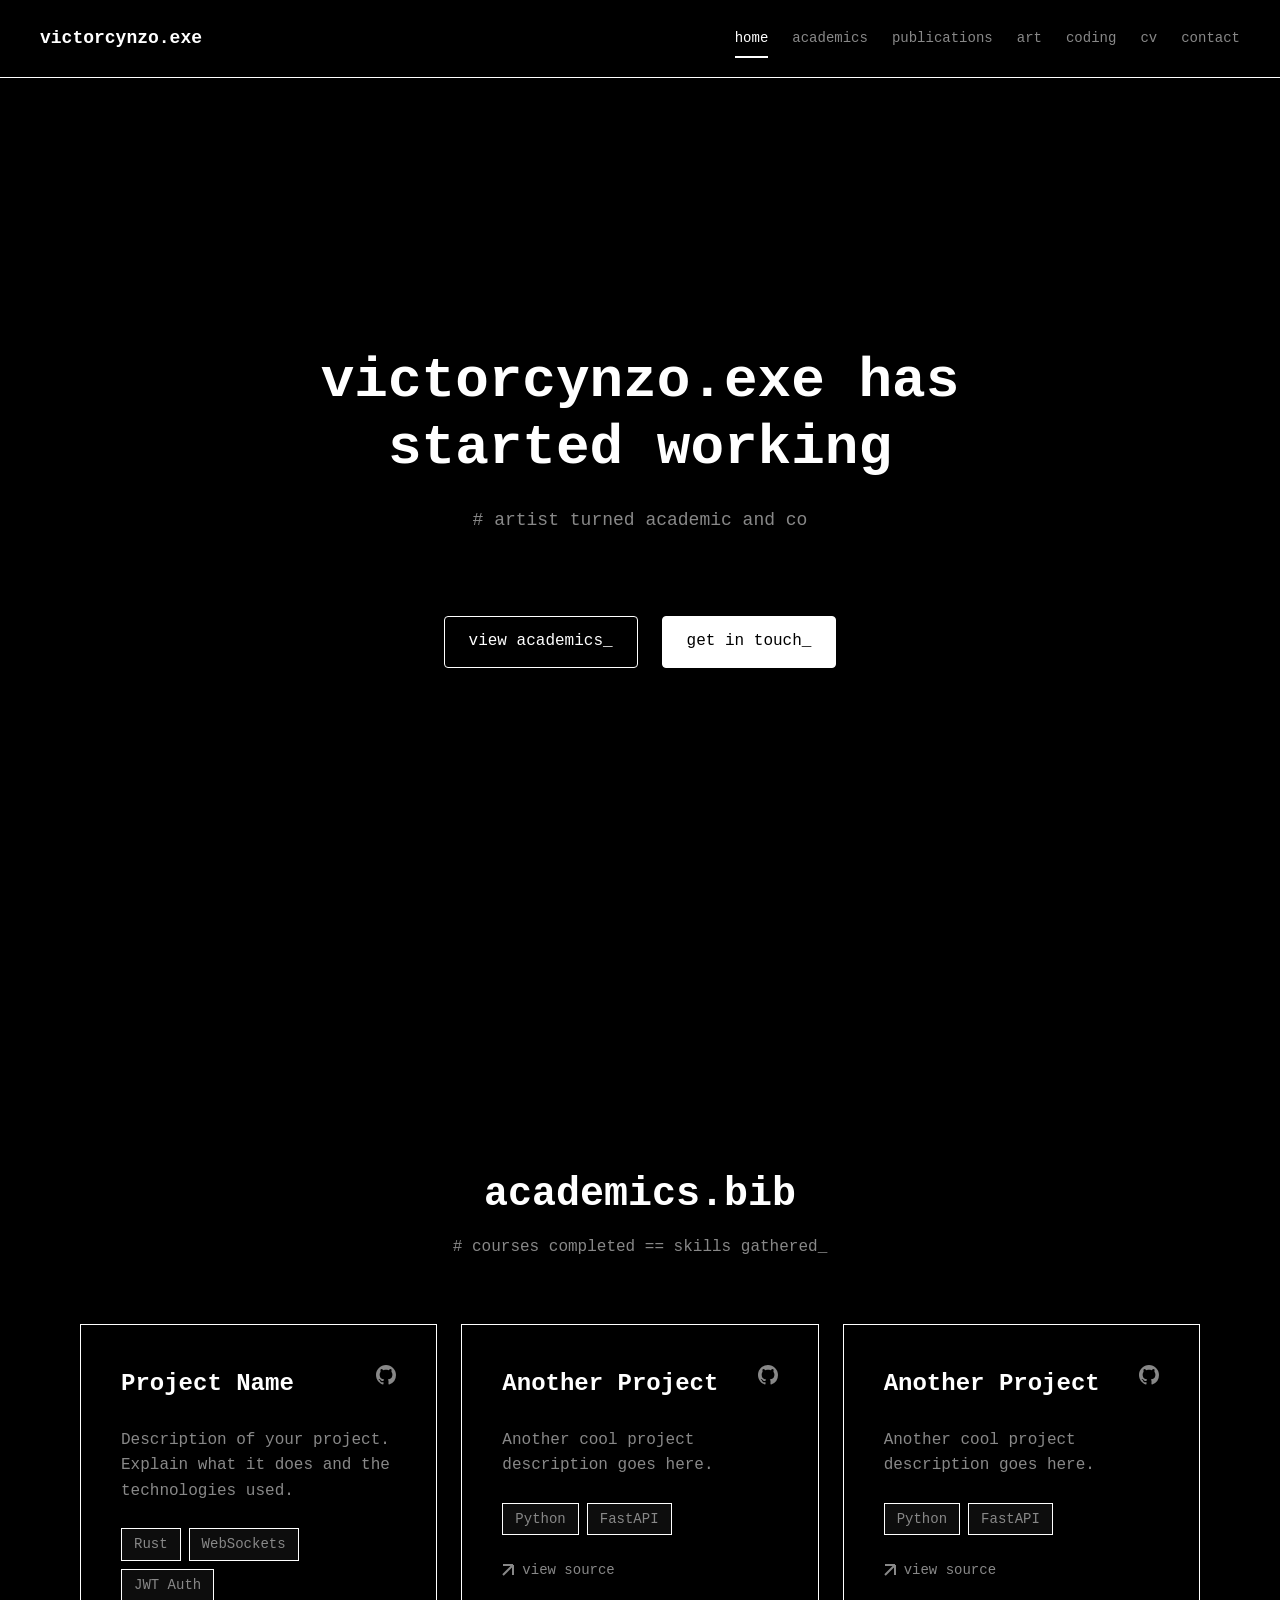
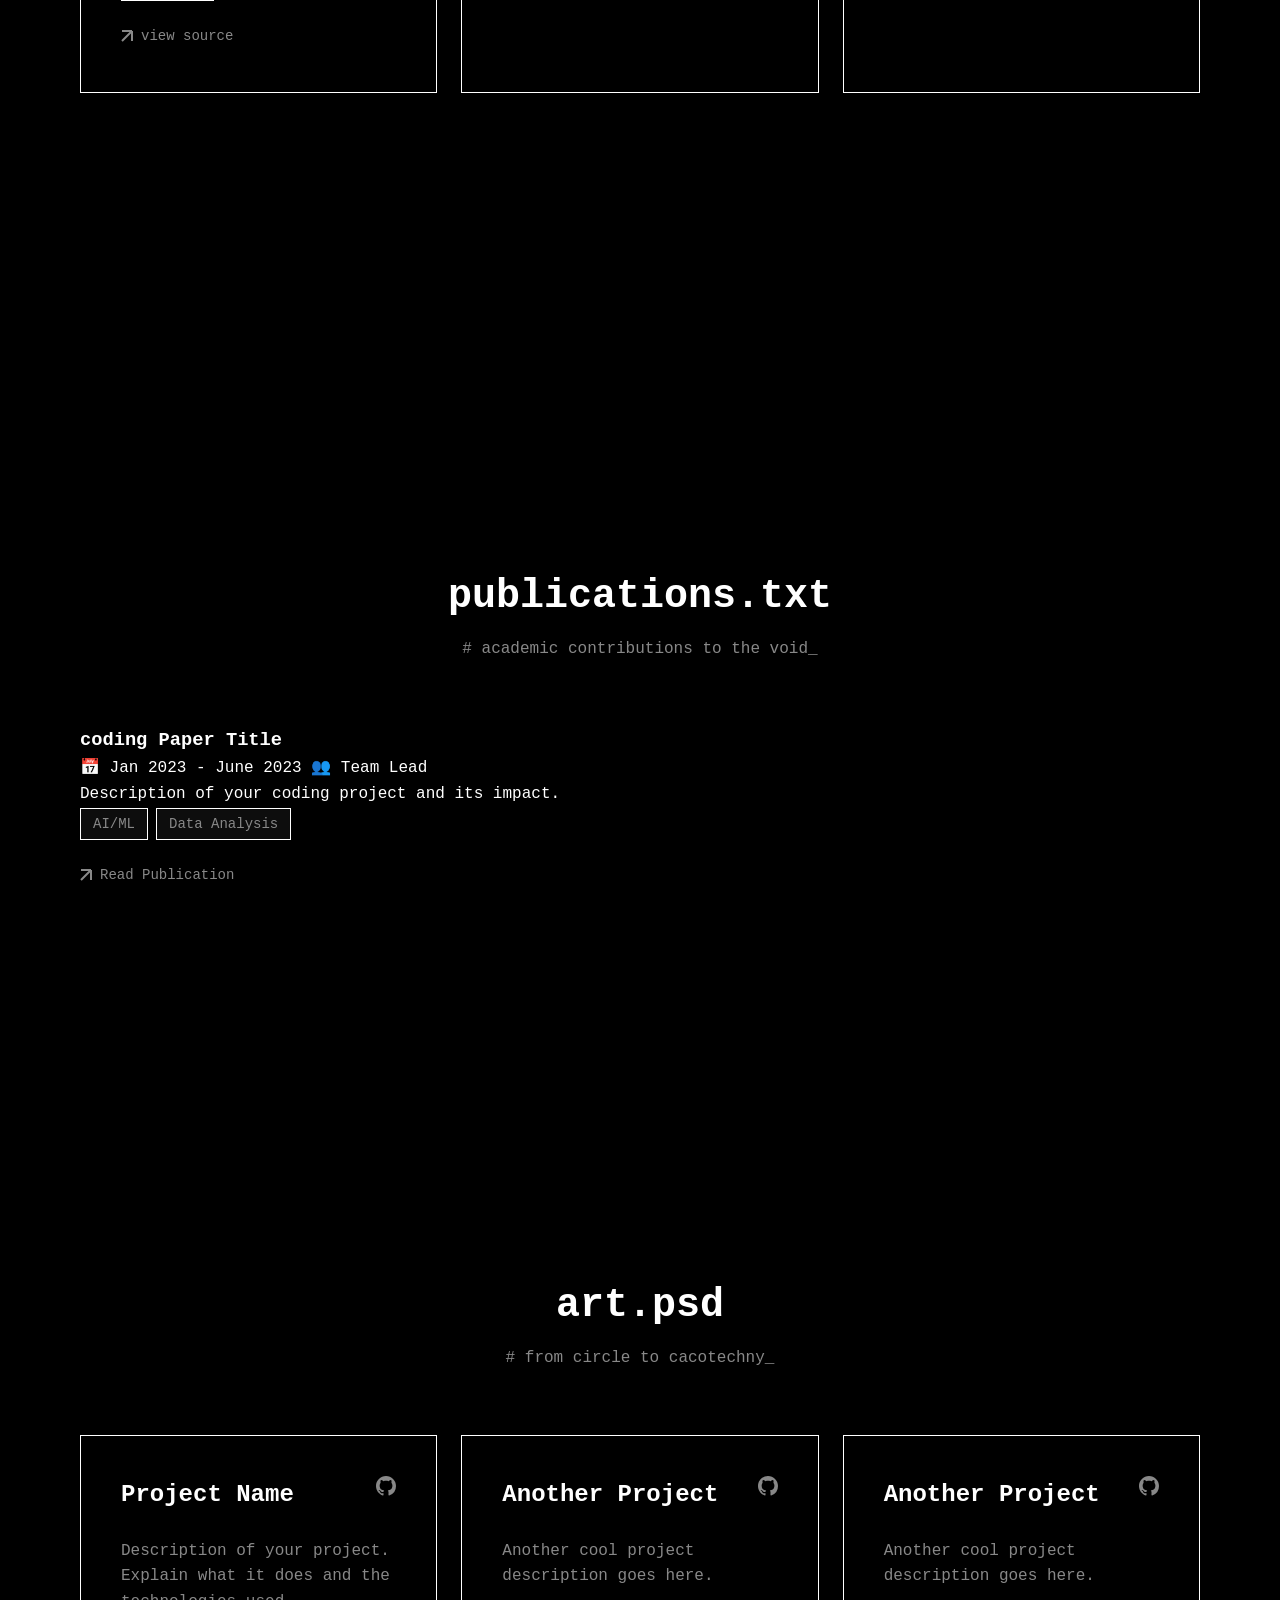
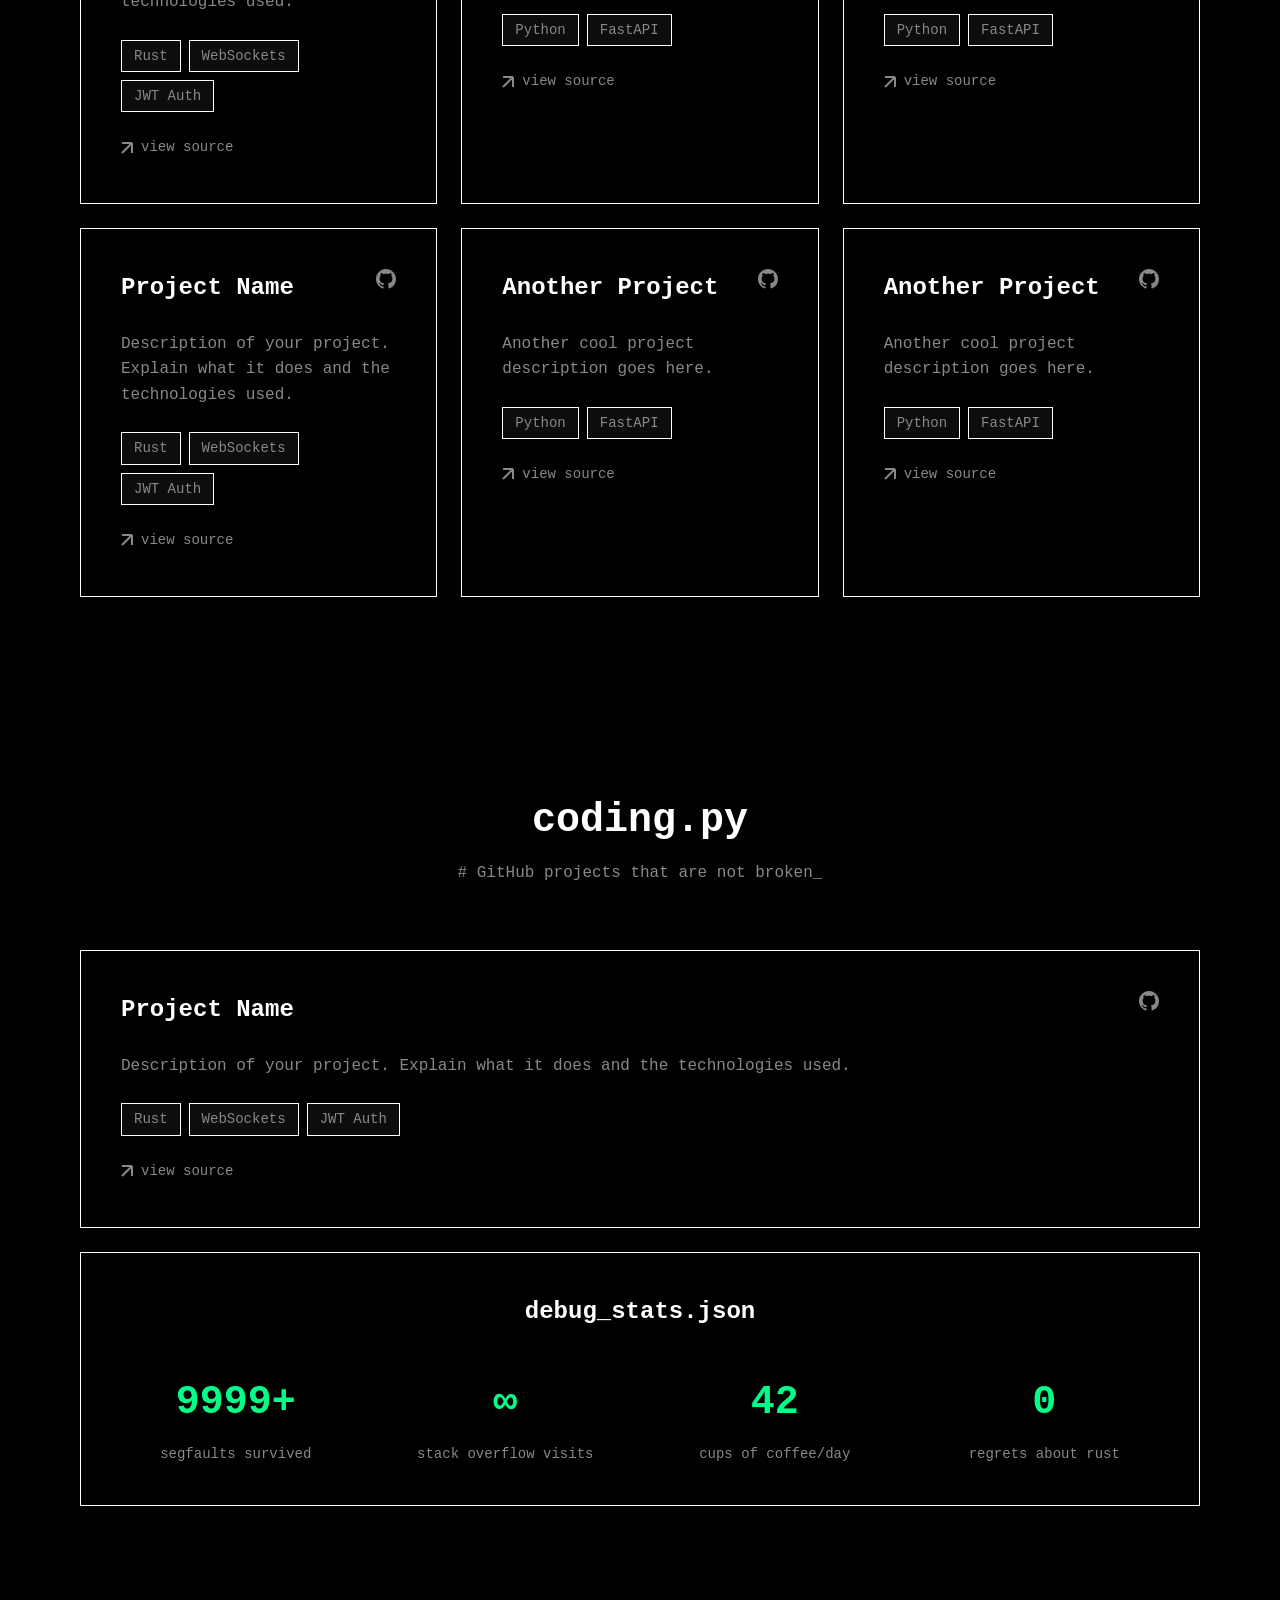
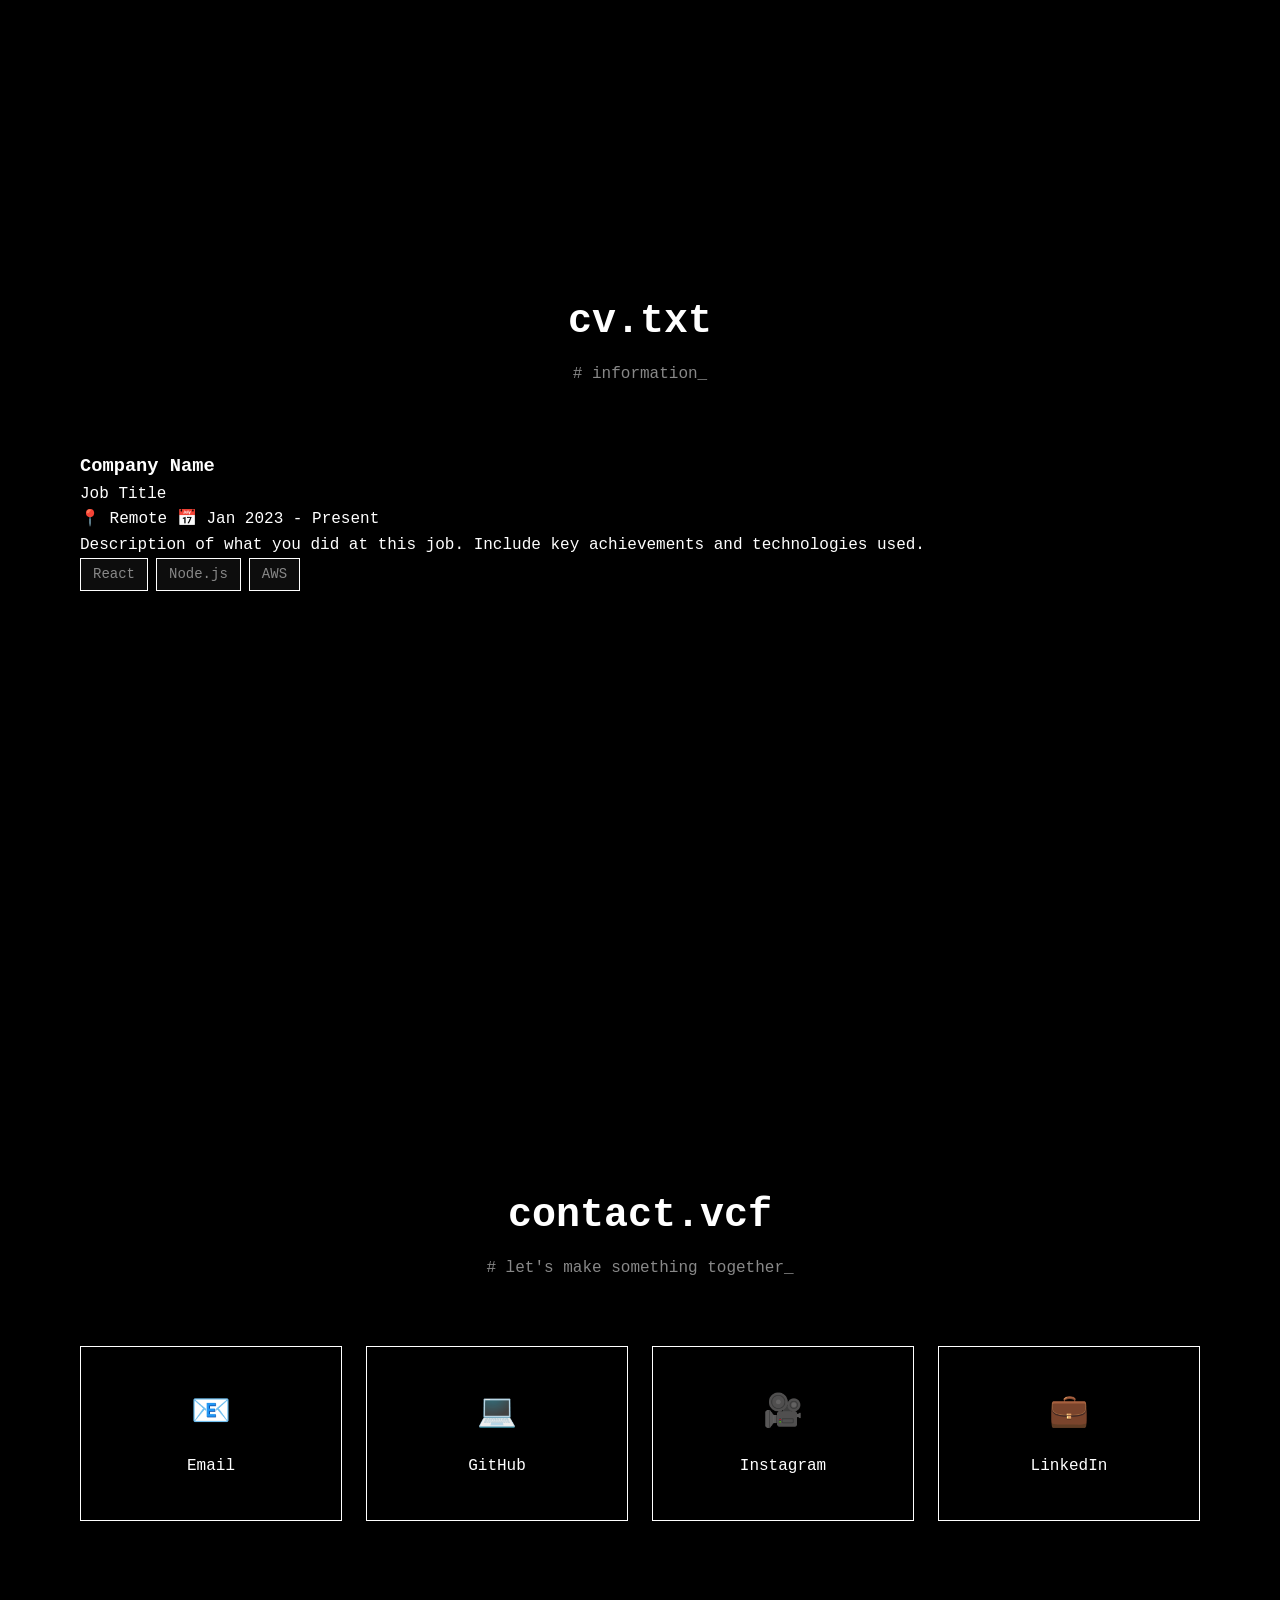
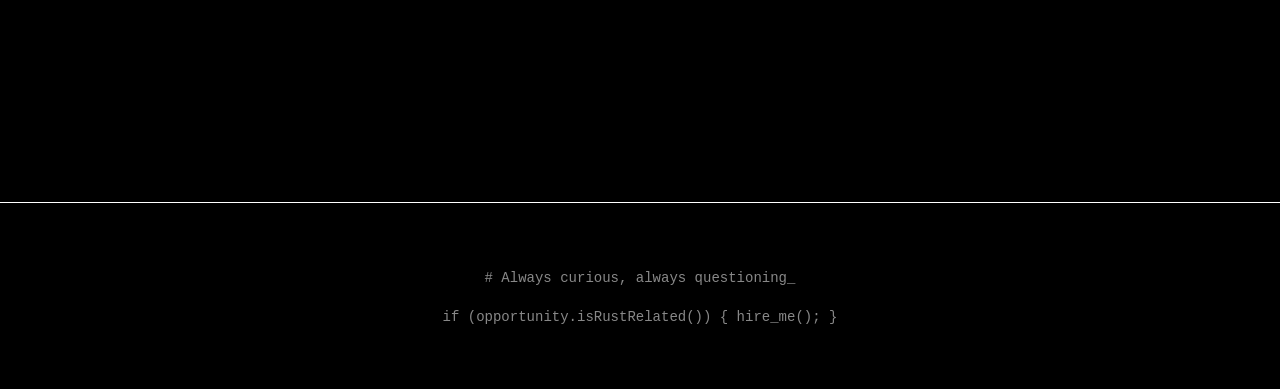
<file: index.html>
<!DOCTYPE html>
<html lang="en">
<head>
    <meta charset="UTF-8">
    <meta name="viewport" content="width=device-width, initial-scale=1.0">
    <title>victorcynzo.exe - Portfolio</title>
    <link rel="stylesheet" href="styles.css">
    <link rel="preconnect" href="https:#fonts.googleapis.com">
    <link rel="preconnect" href="https:#fonts.gstatic.com" crossorigin>
    <link href="https:#fonts.googleapis.com/css2?family=JetBrains+Mono:wght@400;500;600;700&display=swap" rel="stylesheet">
</head>
<body>
    <!-- Navigation -->
    <nav class="nav">
        <div class="nav-brand">victorcynzo.exe</div>
        <div class="nav-links">
            <a href="#home" class="nav-link active">home</a>
            <a href="#academics" class="nav-link">academics</a>
            <a href="#publications" class="nav-link">publications</a>
            <a href="#art" class="nav-link">art</a>
            <a href="#coding" class="nav-link">coding</a>
            <a href="#cv" class="nav-link">cv</a>
            <a href="#contact" class="nav-link">contact</a>
        </div>
    </nav>

    <!-- Home Section -->
    <section id="home" class="section hero">
        <div class="hero-content">
            <h1 class="hero-title">victorcynzo.exe has <br>started working</h1>
            <p class="hero-subtitle"># artist turned academic and coder_</p>
            <p class="hero-status">status: trying not to get distracted_</p>
            <div class="hero-buttons">
                <a href="#academics" class="btn btn-outline">view academics_</a>
                <a href="#contact" class="btn btn-filled">get in touch_</a>
            </div>

        </div>
    </section>

    <!-- academics Section -->
    <section id="academics" class="section">
        <div class="section-header">
            <h2 class="section-title">academics.bib</h2>
            <p class="section-subtitle"># courses completed == skills gathered_</p>
        </div>
        <div class="project-grid">
            <!-- Project Card 1 -->
            <div class="project-card">
                <div class="card-header">
                    <h3 class="card-title">Project Name</h3>
                    <svg class="github-icon" width="20" height="20" viewBox="0 0 16 16" fill="currentColor">
                        <path d="M8 0C3.58 0 0 3.58 0 8c0 3.54 2.29 6.53 5.47 7.59.4.07.55-.17.55-.38 0-.19-.01-.82-.01-1.49-2.01.37-2.53-.49-2.69-.94-.09-.23-.48-.94-.82-1.13-.28-.15-.68-.52-.01-.53.63-.01 1.08.58 1.23.82.72 1.21 1.87.87 2.33.66.07-.52.28-.87.51-1.07-1.78-.2-3.64-.89-3.64-3.95 0-.87.31-1.59.82-2.15-.08-.2-.36-1.02.08-2.12 0 0 .67-.21 2.2.82.64-.18 1.32-.27 2-.27.68 0 1.36.09 2 .27 1.53-1.04 2.2-.82 2.2-.82.44 1.1.16 1.92.08 2.12.51.56.82 1.27.82 2.15 0 3.07-1.87 3.75-3.65 3.95.29.25.54.73.54 1.48 0 1.07-.01 1.93-.01 2.2 0 .21.15.46.55.38A8.013 8.013 0 0016 8c0-4.42-3.58-8-8-8z"/>
                    </svg>
                </div>
                <p class="card-description">Description of your project. Explain what it does and the technologies used.</p>
                
                <!-- Optional: Add image (uncomment and add your Imgur link) -->
                <!-- <img src="https://i.imgur.com/YOUR_IMAGE_ID.jpg" alt="Project screenshot" class="card-image"> -->
                
                <!-- Optional: Add YouTube video (uncomment and add your video ID) -->
                <!-- <div class="card-video">
                    <iframe src="https://www.youtube.com/embed/YOUR_VIDEO_ID" frameborder="0" allow="accelerometer; autoplay; clipboard-write; encrypted-media; gyroscope; picture-in-picture" allowfullscreen></iframe>
                </div> -->
                
                <div class="card-tags">
                    <span class="tag">Rust</span>
                    <span class="tag">WebSockets</span>
                    <span class="tag">JWT Auth</span>
                </div>
                <a href="#" class="card-link">
                    <svg width="12" height="12" viewBox="0 0 12 12" fill="none">
                        <path d="M1 11L11 1M11 1H1M11 1V11" stroke="currentColor" stroke-width="2"/>
                    </svg>
                    view source
                </a>
            </div>

            <!-- Project Card 2 -->
            <div class="project-card">
                <div class="card-header">
                    <h3 class="card-title">Another Project</h3>
                    <svg class="github-icon" width="20" height="20" viewBox="0 0 16 16" fill="currentColor">
                        <path d="M8 0C3.58 0 0 3.58 0 8c0 3.54 2.29 6.53 5.47 7.59.4.07.55-.17.55-.38 0-.19-.01-.82-.01-1.49-2.01.37-2.53-.49-2.69-.94-.09-.23-.48-.94-.82-1.13-.28-.15-.68-.52-.01-.53.63-.01 1.08.58 1.23.82.72 1.21 1.87.87 2.33.66.07-.52.28-.87.51-1.07-1.78-.2-3.64-.89-3.64-3.95 0-.87.31-1.59.82-2.15-.08-.2-.36-1.02.08-2.12 0 0 .67-.21 2.2.82.64-.18 1.32-.27 2-.27.68 0 1.36.09 2 .27 1.53-1.04 2.2-.82 2.2-.82.44 1.1.16 1.92.08 2.12.51.56.82 1.27.82 2.15 0 3.07-1.87 3.75-3.65 3.95.29.25.54.73.54 1.48 0 1.07-.01 1.93-.01 2.2 0 .21.15.46.55.38A8.013 8.013 0 0016 8c0-4.42-3.58-8-8-8z"/>
                    </svg>
                </div>
                <p class="card-description">Another cool project description goes here.</p>
                <div class="card-tags">
                    <span class="tag">Python</span>
                    <span class="tag">FastAPI</span>
                </div>
                <a href="#" class="card-link">
                    <svg width="12" height="12" viewBox="0 0 12 12" fill="none">
                        <path d="M1 11L11 1M11 1H1M11 1V11" stroke="currentColor" stroke-width="2"/>
                    </svg>
                    view source
                </a>
            </div>
            <!-- Project Card 3 -->
            <div class="project-card">
                <div class="card-header">
                    <h3 class="card-title">Another Project</h3>
                    <svg class="github-icon" width="20" height="20" viewBox="0 0 16 16" fill="currentColor">
                        <path d="M8 0C3.58 0 0 3.58 0 8c0 3.54 2.29 6.53 5.47 7.59.4.07.55-.17.55-.38 0-.19-.01-.82-.01-1.49-2.01.37-2.53-.49-2.69-.94-.09-.23-.48-.94-.82-1.13-.28-.15-.68-.52-.01-.53.63-.01 1.08.58 1.23.82.72 1.21 1.87.87 2.33.66.07-.52.28-.87.51-1.07-1.78-.2-3.64-.89-3.64-3.95 0-.87.31-1.59.82-2.15-.08-.2-.36-1.02.08-2.12 0 0 .67-.21 2.2.82.64-.18 1.32-.27 2-.27.68 0 1.36.09 2 .27 1.53-1.04 2.2-.82 2.2-.82.44 1.1.16 1.92.08 2.12.51.56.82 1.27.82 2.15 0 3.07-1.87 3.75-3.65 3.95.29.25.54.73.54 1.48 0 1.07-.01 1.93-.01 2.2 0 .21.15.46.55.38A8.013 8.013 0 0016 8c0-4.42-3.58-8-8-8z"/>
                    </svg>
                </div>
                <p class="card-description">Another cool project description goes here.</p>
                <div class="card-tags">
                    <span class="tag">Python</span>
                    <span class="tag">FastAPI</span>
                </div>
                <a href="#" class="card-link">
                    <svg width="12" height="12" viewBox="0 0 12 12" fill="none">
                        <path d="M1 11L11 1M11 1H1M11 1V11" stroke="currentColor" stroke-width="2"/>
                    </svg>
                    view source
                </a>
            </div>
        </div>
    </section>

    <!-- publications Section -->
    <section id="publications" class="section">
        <div class="section-header">
            <h2 class="section-title">publications.txt</h2>
            <p class="section-subtitle"># academic contributions to the void_</p>
        </div>
        <div class="coding-list">
            <div class="coding-card">
                <h3 class="coding-title">coding Paper Title</h3>
                <div class="coding-meta">
                    <span>📅 Jan 2023 - June 2023</span>
                    <span>👥 Team Lead</span>
                </div>
                <p class="coding-description">
                    Description of your coding project and its impact.
                </p>
                <div class="card-tags">
                    <span class="tag">AI/ML</span>
                    <span class="tag">Data Analysis</span>
                </div>
                <a href="#" class="card-link">
                    <svg width="12" height="12" viewBox="0 0 12 12" fill="none">
                        <path d="M1 11L11 1M11 1H1M11 1V11" stroke="currentColor" stroke-width="2"/>
                    </svg>
                    Read Publication
                </a>
            </div>
        </div>
    </section>

    <!-- art Section -->
    <section id="art" class="section">
        <div class="section-header">
            <h2 class="section-title">art.psd</h2>
            <p class="section-subtitle"># from circle to cacotechny_</p>
        </div>
        <div class="project-grid">
            <!-- Project Card 1 -->
            <div class="project-card">
                <div class="card-header">
                    <h3 class="card-title">Project Name</h3>
                    <svg class="github-icon" width="20" height="20" viewBox="0 0 16 16" fill="currentColor">
                        <path d="M8 0C3.58 0 0 3.58 0 8c0 3.54 2.29 6.53 5.47 7.59.4.07.55-.17.55-.38 0-.19-.01-.82-.01-1.49-2.01.37-2.53-.49-2.69-.94-.09-.23-.48-.94-.82-1.13-.28-.15-.68-.52-.01-.53.63-.01 1.08.58 1.23.82.72 1.21 1.87.87 2.33.66.07-.52.28-.87.51-1.07-1.78-.2-3.64-.89-3.64-3.95 0-.87.31-1.59.82-2.15-.08-.2-.36-1.02.08-2.12 0 0 .67-.21 2.2.82.64-.18 1.32-.27 2-.27.68 0 1.36.09 2 .27 1.53-1.04 2.2-.82 2.2-.82.44 1.1.16 1.92.08 2.12.51.56.82 1.27.82 2.15 0 3.07-1.87 3.75-3.65 3.95.29.25.54.73.54 1.48 0 1.07-.01 1.93-.01 2.2 0 .21.15.46.55.38A8.013 8.013 0 0016 8c0-4.42-3.58-8-8-8z"/>
                    </svg>
                </div>
                <p class="card-description">Description of your project. Explain what it does and the technologies used.</p>
                
                <!-- Optional: Add image (uncomment and add your Imgur link) -->
                <!-- <img src="https://i.imgur.com/YOUR_IMAGE_ID.jpg" alt="Project screenshot" class="card-image"> -->
                
                <!-- Optional: Add YouTube video (uncomment and add your video ID) -->
                <!-- <div class="card-video">
                    <iframe src="https://www.youtube.com/embed/YOUR_VIDEO_ID" frameborder="0" allow="accelerometer; autoplay; clipboard-write; encrypted-media; gyroscope; picture-in-picture" allowfullscreen></iframe>
                </div> -->
                
                <div class="card-tags">
                    <span class="tag">Rust</span>
                    <span class="tag">WebSockets</span>
                    <span class="tag">JWT Auth</span>
                </div>
                <a href="#" class="card-link">
                    <svg width="12" height="12" viewBox="0 0 12 12" fill="none">
                        <path d="M1 11L11 1M11 1H1M11 1V11" stroke="currentColor" stroke-width="2"/>
                    </svg>
                    view source
                </a>
            </div>

            <!-- Project Card 2 -->
            <div class="project-card">
                <div class="card-header">
                    <h3 class="card-title">Another Project</h3>
                    <svg class="github-icon" width="20" height="20" viewBox="0 0 16 16" fill="currentColor">
                        <path d="M8 0C3.58 0 0 3.58 0 8c0 3.54 2.29 6.53 5.47 7.59.4.07.55-.17.55-.38 0-.19-.01-.82-.01-1.49-2.01.37-2.53-.49-2.69-.94-.09-.23-.48-.94-.82-1.13-.28-.15-.68-.52-.01-.53.63-.01 1.08.58 1.23.82.72 1.21 1.87.87 2.33.66.07-.52.28-.87.51-1.07-1.78-.2-3.64-.89-3.64-3.95 0-.87.31-1.59.82-2.15-.08-.2-.36-1.02.08-2.12 0 0 .67-.21 2.2.82.64-.18 1.32-.27 2-.27.68 0 1.36.09 2 .27 1.53-1.04 2.2-.82 2.2-.82.44 1.1.16 1.92.08 2.12.51.56.82 1.27.82 2.15 0 3.07-1.87 3.75-3.65 3.95.29.25.54.73.54 1.48 0 1.07-.01 1.93-.01 2.2 0 .21.15.46.55.38A8.013 8.013 0 0016 8c0-4.42-3.58-8-8-8z"/>
                    </svg>
                </div>
                <p class="card-description">Another cool project description goes here.</p>
                <div class="card-tags">
                    <span class="tag">Python</span>
                    <span class="tag">FastAPI</span>
                </div>
                <a href="#" class="card-link">
                    <svg width="12" height="12" viewBox="0 0 12 12" fill="none">
                        <path d="M1 11L11 1M11 1H1M11 1V11" stroke="currentColor" stroke-width="2"/>
                    </svg>
                    view source
                </a>
            </div>
            <!-- Project Card 3 -->
            <div class="project-card">
                <div class="card-header">
                    <h3 class="card-title">Another Project</h3>
                    <svg class="github-icon" width="20" height="20" viewBox="0 0 16 16" fill="currentColor">
                        <path d="M8 0C3.58 0 0 3.58 0 8c0 3.54 2.29 6.53 5.47 7.59.4.07.55-.17.55-.38 0-.19-.01-.82-.01-1.49-2.01.37-2.53-.49-2.69-.94-.09-.23-.48-.94-.82-1.13-.28-.15-.68-.52-.01-.53.63-.01 1.08.58 1.23.82.72 1.21 1.87.87 2.33.66.07-.52.28-.87.51-1.07-1.78-.2-3.64-.89-3.64-3.95 0-.87.31-1.59.82-2.15-.08-.2-.36-1.02.08-2.12 0 0 .67-.21 2.2.82.64-.18 1.32-.27 2-.27.68 0 1.36.09 2 .27 1.53-1.04 2.2-.82 2.2-.82.44 1.1.16 1.92.08 2.12.51.56.82 1.27.82 2.15 0 3.07-1.87 3.75-3.65 3.95.29.25.54.73.54 1.48 0 1.07-.01 1.93-.01 2.2 0 .21.15.46.55.38A8.013 8.013 0 0016 8c0-4.42-3.58-8-8-8z"/>
                    </svg>
                </div>
                <p class="card-description">Another cool project description goes here.</p>
                <div class="card-tags">
                    <span class="tag">Python</span>
                    <span class="tag">FastAPI</span>
                </div>
                <a href="#" class="card-link">
                    <svg width="12" height="12" viewBox="0 0 12 12" fill="none">
                        <path d="M1 11L11 1M11 1H1M11 1V11" stroke="currentColor" stroke-width="2"/>
                    </svg>
                    view source
                </a>
            </div>
            <!-- Project Card 1 -->
            <div class="project-card">
                <div class="card-header">
                    <h3 class="card-title">Project Name</h3>
                    <svg class="github-icon" width="20" height="20" viewBox="0 0 16 16" fill="currentColor">
                        <path d="M8 0C3.58 0 0 3.58 0 8c0 3.54 2.29 6.53 5.47 7.59.4.07.55-.17.55-.38 0-.19-.01-.82-.01-1.49-2.01.37-2.53-.49-2.69-.94-.09-.23-.48-.94-.82-1.13-.28-.15-.68-.52-.01-.53.63-.01 1.08.58 1.23.82.72 1.21 1.87.87 2.33.66.07-.52.28-.87.51-1.07-1.78-.2-3.64-.89-3.64-3.95 0-.87.31-1.59.82-2.15-.08-.2-.36-1.02.08-2.12 0 0 .67-.21 2.2.82.64-.18 1.32-.27 2-.27.68 0 1.36.09 2 .27 1.53-1.04 2.2-.82 2.2-.82.44 1.1.16 1.92.08 2.12.51.56.82 1.27.82 2.15 0 3.07-1.87 3.75-3.65 3.95.29.25.54.73.54 1.48 0 1.07-.01 1.93-.01 2.2 0 .21.15.46.55.38A8.013 8.013 0 0016 8c0-4.42-3.58-8-8-8z"/>
                    </svg>
                </div>
                <p class="card-description">Description of your project. Explain what it does and the technologies used.</p>
                
                <!-- Optional: Add image (uncomment and add your Imgur link) -->
                <!-- <img src="https://i.imgur.com/YOUR_IMAGE_ID.jpg" alt="Project screenshot" class="card-image"> -->
                
                <!-- Optional: Add YouTube video (uncomment and add your video ID) -->
                <!-- <div class="card-video">
                    <iframe src="https://www.youtube.com/embed/YOUR_VIDEO_ID" frameborder="0" allow="accelerometer; autoplay; clipboard-write; encrypted-media; gyroscope; picture-in-picture" allowfullscreen></iframe>
                </div> -->
                
                <div class="card-tags">
                    <span class="tag">Rust</span>
                    <span class="tag">WebSockets</span>
                    <span class="tag">JWT Auth</span>
                </div>
                <a href="#" class="card-link">
                    <svg width="12" height="12" viewBox="0 0 12 12" fill="none">
                        <path d="M1 11L11 1M11 1H1M11 1V11" stroke="currentColor" stroke-width="2"/>
                    </svg>
                    view source
                </a>
            </div>

            <!-- Project Card 2 -->
            <div class="project-card">
                <div class="card-header">
                    <h3 class="card-title">Another Project</h3>
                    <svg class="github-icon" width="20" height="20" viewBox="0 0 16 16" fill="currentColor">
                        <path d="M8 0C3.58 0 0 3.58 0 8c0 3.54 2.29 6.53 5.47 7.59.4.07.55-.17.55-.38 0-.19-.01-.82-.01-1.49-2.01.37-2.53-.49-2.69-.94-.09-.23-.48-.94-.82-1.13-.28-.15-.68-.52-.01-.53.63-.01 1.08.58 1.23.82.72 1.21 1.87.87 2.33.66.07-.52.28-.87.51-1.07-1.78-.2-3.64-.89-3.64-3.95 0-.87.31-1.59.82-2.15-.08-.2-.36-1.02.08-2.12 0 0 .67-.21 2.2.82.64-.18 1.32-.27 2-.27.68 0 1.36.09 2 .27 1.53-1.04 2.2-.82 2.2-.82.44 1.1.16 1.92.08 2.12.51.56.82 1.27.82 2.15 0 3.07-1.87 3.75-3.65 3.95.29.25.54.73.54 1.48 0 1.07-.01 1.93-.01 2.2 0 .21.15.46.55.38A8.013 8.013 0 0016 8c0-4.42-3.58-8-8-8z"/>
                    </svg>
                </div>
                <p class="card-description">Another cool project description goes here.</p>
                <div class="card-tags">
                    <span class="tag">Python</span>
                    <span class="tag">FastAPI</span>
                </div>
                <a href="#" class="card-link">
                    <svg width="12" height="12" viewBox="0 0 12 12" fill="none">
                        <path d="M1 11L11 1M11 1H1M11 1V11" stroke="currentColor" stroke-width="2"/>
                    </svg>
                    view source
                </a>
            </div>
            <!-- Project Card 3 -->
            <div class="project-card">
                <div class="card-header">
                    <h3 class="card-title">Another Project</h3>
                    <svg class="github-icon" width="20" height="20" viewBox="0 0 16 16" fill="currentColor">
                        <path d="M8 0C3.58 0 0 3.58 0 8c0 3.54 2.29 6.53 5.47 7.59.4.07.55-.17.55-.38 0-.19-.01-.82-.01-1.49-2.01.37-2.53-.49-2.69-.94-.09-.23-.48-.94-.82-1.13-.28-.15-.68-.52-.01-.53.63-.01 1.08.58 1.23.82.72 1.21 1.87.87 2.33.66.07-.52.28-.87.51-1.07-1.78-.2-3.64-.89-3.64-3.95 0-.87.31-1.59.82-2.15-.08-.2-.36-1.02.08-2.12 0 0 .67-.21 2.2.82.64-.18 1.32-.27 2-.27.68 0 1.36.09 2 .27 1.53-1.04 2.2-.82 2.2-.82.44 1.1.16 1.92.08 2.12.51.56.82 1.27.82 2.15 0 3.07-1.87 3.75-3.65 3.95.29.25.54.73.54 1.48 0 1.07-.01 1.93-.01 2.2 0 .21.15.46.55.38A8.013 8.013 0 0016 8c0-4.42-3.58-8-8-8z"/>
                    </svg>
                </div>
                <p class="card-description">Another cool project description goes here.</p>
                <div class="card-tags">
                    <span class="tag">Python</span>
                    <span class="tag">FastAPI</span>
                </div>
                <a href="#" class="card-link">
                    <svg width="12" height="12" viewBox="0 0 12 12" fill="none">
                        <path d="M1 11L11 1M11 1H1M11 1V11" stroke="currentColor" stroke-width="2"/>
                    </svg>
                    view source
                </a>
            </div>
        </div>
    </section>

    <!-- coding Section -->
    <section id="coding" class="section">
        <div class="section-header">
            <h2 class="section-title">coding.py</h2>
            <p class="section-subtitle"># GitHub projects that are not broken_</p>
        </div>
        <div class="project-card">
                <div class="card-header">
                    <h3 class="card-title">Project Name</h3>
                    <svg class="github-icon" width="20" height="20" viewBox="0 0 16 16" fill="currentColor">
                        <path d="M8 0C3.58 0 0 3.58 0 8c0 3.54 2.29 6.53 5.47 7.59.4.07.55-.17.55-.38 0-.19-.01-.82-.01-1.49-2.01.37-2.53-.49-2.69-.94-.09-.23-.48-.94-.82-1.13-.28-.15-.68-.52-.01-.53.63-.01 1.08.58 1.23.82.72 1.21 1.87.87 2.33.66.07-.52.28-.87.51-1.07-1.78-.2-3.64-.89-3.64-3.95 0-.87.31-1.59.82-2.15-.08-.2-.36-1.02.08-2.12 0 0 .67-.21 2.2.82.64-.18 1.32-.27 2-.27.68 0 1.36.09 2 .27 1.53-1.04 2.2-.82 2.2-.82.44 1.1.16 1.92.08 2.12.51.56.82 1.27.82 2.15 0 3.07-1.87 3.75-3.65 3.95.29.25.54.73.54 1.48 0 1.07-.01 1.93-.01 2.2 0 .21.15.46.55.38A8.013 8.013 0 0016 8c0-4.42-3.58-8-8-8z"/>
                    </svg>
                </div>
                <p class="card-description">Description of your project. Explain what it does and the technologies used.</p>
                
                <!-- Optional: Add image (uncomment and add your Imgur link) -->
                <!-- <img src="https://i.imgur.com/YOUR_IMAGE_ID.jpg" alt="Project screenshot" class="card-image"> -->
                
                <!-- Optional: Add YouTube video (uncomment and add your video ID) -->
                <!-- <div class="card-video">
                    <iframe src="https://www.youtube.com/embed/YOUR_VIDEO_ID" frameborder="0" allow="accelerometer; autoplay; clipboard-write; encrypted-media; gyroscope; picture-in-picture" allowfullscreen></iframe>
                </div> -->
                
                <div class="card-tags">
                    <span class="tag">Rust</span>
                    <span class="tag">WebSockets</span>
                    <span class="tag">JWT Auth</span>
                </div>
                <a href="#" class="card-link">
                    <svg width="12" height="12" viewBox="0 0 12 12" fill="none">
                        <path d="M1 11L11 1M11 1H1M11 1V11" stroke="currentColor" stroke-width="2"/>
                    </svg>
                    view source
                </a>
            </div>

        <!-- Debug Stats -->
        <div class="debug-stats">
            <h3 class="debug-stats-title">debug_stats.json</h3>
            <div class="stats-grid">
                <div class="stat">
                    <div class="stat-value">9999+</div>
                    <div class="stat-label">segfaults survived</div>
                </div>
                <div class="stat">
                    <div class="stat-value">∞</div>
                    <div class="stat-label">stack overflow visits</div>
                </div>
                <div class="stat">
                    <div class="stat-value">42</div>
                    <div class="stat-label">cups of coffee/day</div>
                </div>
                <div class="stat">
                    <div class="stat-value">0</div>
                    <div class="stat-label">regrets about rust</div>
                </div>
            </div>
        </div>
    </section>

    <!-- cv Section -->
    <section id="cv" class="section">
        <div class="section-header">
            <h2 class="section-title">cv.txt</h2>
            <p class="section-subtitle"># information_</p>
        </div>
        <div class="publications-list">
            <div class="publications-card">
                <div class="publications-header">
                    <div>
                        <h3 class="publications-company">Company Name</h3>
                        <p class="publications-role">Job Title</p>
                    </div>
                    <div class="publications-meta">
                        <span class="publications-location">📍 Remote</span>
                        <span class="publications-date">📅 Jan 2023 - Present</span>
                    </div>
                </div>
                <p class="publications-description">
                    Description of what you did at this job. Include key achievements and technologies used.
                </p>
                <div class="card-tags">
                    <span class="tag">React</span>
                    <span class="tag">Node.js</span>
                    <span class="tag">AWS</span>
                </div>
            </div>
        </div>
    </section>

    <!-- Contact Section -->
    <section id="contact" class="section">
        <div class="section-header">
            <h2 class="section-title">contact.vcf</h2>
            <p class="section-subtitle"># let's make something together_</p>
        </div>
        <div class="contact-grid">
            <a href="mailto:your.email@example.com" class="contact-card">
                <span class="contact-icon">📧</span>
                <span>Email</span>
            </a>
            <a href="https://github.com/victorcynzo" class="contact-card" target="_blank" rel="noopener noreferrer">
                <span class="contact-icon">💻</span>
                <span>GitHub</span>
            </a>
            <a href="https://www.instagram.com/victorynzonides/" class="contact-card" target="_blank" rel="noopener noreferrer">
                <span class="contact-icon">🎥</span>
                <span>Instagram</span>
            </a>
            <a href="https://www.linkedin.com/in/victor-ijnzonides-629a6612a/" class="contact-card" target="_blank" rel="noopener noreferrer">
                <span class="contact-icon">💼</span>
                <span>LinkedIn</span>
            </a>
        </div>
    </section>

    <!-- Footer -->
    <footer class="footer">
        <p># Always curious, always questioning_</p>
        <p class="footer-code">if (opportunity.isRustRelated()) { hire_me(); }</p>
    </footer>

    <script src="script.js"></script>
</body>
</html>

<!-- Types of subpage blocks: -->
<!-- Project Card 1 -->
            <!-- <div class="project-card">
                <div class="card-header">
                    <h3 class="card-title">Project Name</h3>
                    <svg class="github-icon" width="20" height="20" viewBox="0 0 16 16" fill="currentColor">
                        <path d="M8 0C3.58 0 0 3.58 0 8c0 3.54 2.29 6.53 5.47 7.59.4.07.55-.17.55-.38 0-.19-.01-.82-.01-1.49-2.01.37-2.53-.49-2.69-.94-.09-.23-.48-.94-.82-1.13-.28-.15-.68-.52-.01-.53.63-.01 1.08.58 1.23.82.72 1.21 1.87.87 2.33.66.07-.52.28-.87.51-1.07-1.78-.2-3.64-.89-3.64-3.95 0-.87.31-1.59.82-2.15-.08-.2-.36-1.02.08-2.12 0 0 .67-.21 2.2.82.64-.18 1.32-.27 2-.27.68 0 1.36.09 2 .27 1.53-1.04 2.2-.82 2.2-.82.44 1.1.16 1.92.08 2.12.51.56.82 1.27.82 2.15 0 3.07-1.87 3.75-3.65 3.95.29.25.54.73.54 1.48 0 1.07-.01 1.93-.01 2.2 0 .21.15.46.55.38A8.013 8.013 0 0016 8c0-4.42-3.58-8-8-8z"/>
                    </svg>
                </div>
                <p class="card-description">Description of your project. Explain what it does and the technologies used.</p>
                
                <!-- Optional: Add image (uncomment and add your Imgur link) -->
                <!-- <img src="https://i.imgur.com/YOUR_IMAGE_ID.jpg" alt="Project screenshot" class="card-image"> -->
                
                <!-- Optional: Add YouTube video (uncomment and add your video ID) -->
                <!-- <div class="card-video">
                    <iframe src="https://www.youtube.com/embed/YOUR_VIDEO_ID" frameborder="0" allow="accelerometer; autoplay; clipboard-write; encrypted-media; gyroscope; picture-in-picture" allowfullscreen></iframe>
                </div> -->
                
                <!-- <div class="card-tags">
                    <span class="tag">Rust</span>
                    <span class="tag">WebSockets</span>
                    <span class="tag">JWT Auth</span>
                </div>
                <a href="#" class="card-link">
                    <svg width="12" height="12" viewBox="0 0 12 12" fill="none">
                        <path d="M1 11L11 1M11 1H1M11 1V11" stroke="currentColor" stroke-width="2"/>
                    </svg>
                    view source
                </a>
            </div> -->

<!-- <div class="coding-list">
            <div class="coding-card">
                <h3 class="coding-title">coding Paper Title</h3>
                <div class="coding-meta">
                    <span>📅 Jan 2023 - June 2023</span>
                    <span>👥 Team Lead</span>
                </div>
                <p class="coding-description">
                    Description of your coding project and its impact.
                </p>
                <div class="card-tags">
                    <span class="tag">AI/ML</span>
                    <span class="tag">Data Analysis</span>
                </div>
                <a href="#" class="card-link">
                    <svg width="12" height="12" viewBox="0 0 12 12" fill="none">
                        <path d="M1 11L11 1M11 1H1M11 1V11" stroke="currentColor" stroke-width="2"/>
                    </svg>
                    Read Publication
                </a>
            </div>
        </div> -->

<!-- art Section -->
    <!-- <section id="art" class="section">
        <div class="section-header">
            <h2 class="section-title">art.psd</h2>
            <p class="section-subtitle"># from circle to cacotechny</p>
        </div>
        <div class="art-grid">
            <div class="skill-category">
                <h3 class="skill-category-title">💻 Languages</h3>
                <ul class="skill-list">
                    <li>→ Rust (obsessed)</li>
                    <li>→ Python</li>
                    <li>→ JavaScript</li>
                    <li>→ TypeScript</li>
                </ul>
            </div>
            <div class="skill-category">
                <h3 class="skill-category-title">🔧 Frameworks & Libraries</h3>
                <ul class="skill-list">
                    <li>→ React</li>
                    <li>→ Node.js</li>
                    <li>→ FastAPI</li>
                    <li>→ Actix Web</li>
                </ul>
            </div>
            <div class="skill-category">
                <h3 class="skill-category-title">🧪 Testing Tools</h3>
                <ul class="skill-list">
                    <li>→ Jest</li>
                    <li>→ Pytest</li>
                    <li>→ Mocha</li>
                </ul>
            </div>
        </div> -->

<!-- <div class="publications-list">
            <div class="publications-card">
                <div class="publications-header">
                    <div>
                        <h3 class="publications-company">Company Name</h3>
                        <p class="publications-role">Job Title</p>
                    </div>
                    <div class="publications-meta">
                        <span class="publications-location">📍 Remote</span>
                        <span class="publications-date">📅 Jan 2023 - Present</span>
                    </div>
                </div>
                <p class="publications-description">
                    Description of what you did at this job. Include key achievements and technologies used.
                </p>
                <div class="card-tags">
                    <span class="tag">React</span>
                    <span class="tag">Node.js</span>
                    <span class="tag">AWS</span>
                </div>
            </div>
        </div> -->

<!-- <div class="cv-list">
            <div class="cv-card">
                <h3 class="cv-title">cv Post Title</h3>
                <p class="cv-date">📅 Nov 15, 2024</p>
                <p class="cv-excerpt">A short excerpt from your cv post...</p>
                <a href="#" class="card-link">
                    Read more →
                </a>
            </div>
        </div> -->
</file>
<file: styles.css>
/* ===== VARIABLES ===== */
/* Edit these to customize colors, spacing, and fonts */
:root {
    /* Colors - Change these to match your preference */
    --bg-color: #000000;
    --text-color: #ffffff;
    --text-secondary: #888888;
    --accent-color: #00ff88;
    --accent-hover: #00cc6a;
    --card-bg: #000000;
    --border-color: #ffffff;
    --border-hover: #ffffff;
    
    /* Spacing - Adjust for tighter/looser layout */
    --spacing-xs: 0.5rem;
    --spacing-sm: 1rem;
    --spacing-md: 1.5rem;
    --spacing-lg: 2.5rem;
    --spacing-xl: 4rem;
    --spacing-xxl: 6rem;
    
    /* Font sizes - Make text bigger/smaller */
    --font-size-base: 16px;
    --font-size-sm: 0.875rem;
    --font-size-md: 1rem;
    --font-size-lg: 1.125rem;
    --font-size-xl: 1.5rem;
    --font-size-xxl: 2.5rem;
    --font-size-hero: 3.5rem;
    
    /* Container width */
    --container-width: 1200px;
}

/* ===== RESET & BASE STYLES ===== */
* {
    margin: 0;
    padding: 0;
    box-sizing: border-box;
}

html {
    scroll-behavior: smooth;
}

body {
    font-family: 'JetBrains Mono', monospace;
    font-size: var(--font-size-base);
    background-color: var(--bg-color);
    color: var(--text-color);
    line-height: 1.6;
    -webkit-font-smoothing: antialiased;
}

/* ===== NAVIGATION ===== */
.nav {
    position: sticky;
    top: 0;
    background-color: var(--bg-color);
    border-bottom: 1px solid var(--border-color);
    padding: var(--spacing-md) var(--spacing-lg);
    display: flex;
    justify-content: space-between;
    align-items: center;
    z-index: 1000;
}

.nav-brand {
    font-size: var(--font-size-lg);
    font-weight: 700;
    color: var(--text-color);
}

.nav-links {
    display: flex;
    gap: var(--spacing-md);
}

.nav-link {
    color: var(--text-secondary);
    text-decoration: none;
    font-size: var(--font-size-sm);
    transition: color 0.2s ease;
    position: relative;
}

.nav-link:hover,
.nav-link.active {
    color: var(--text-color);
}

.nav-link.active::after {
    content: '';
    position: absolute;
    bottom: -0.5rem;
    left: 0;
    right: 0;
    height: 2px;
    background-color: var(--text-color);
}

/* ===== SECTIONS ===== */
.section {
    max-width: var(--container-width);
    margin: 0 auto;
    padding: var(--spacing-xxl) var(--spacing-lg);
    min-height: 100vh;
    display: flex;
    flex-direction: column;
    justify-content: center;
}

.section-header {
    margin-bottom: var(--spacing-xl);
    text-align: center;
}

.section-title {
    font-size: var(--font-size-xxl);
    font-weight: 700;
    margin-bottom: var(--spacing-xs);
    color: var(--text-color);
}

.section-subtitle {
    font-size: var(--font-size-md);
    color: var(--text-secondary);
}

/* ===== HERO SECTION ===== */
.hero {
    text-align: center;
}

.hero-content {
    max-width: 900px;
    margin: 0 auto;
}

.hero-title {
    font-size: var(--font-size-hero);
    font-weight: 700;
    margin-bottom: var(--spacing-md);
    line-height: 1.2;
}

.hero-subtitle {
    font-size: var(--font-size-lg);
    color: var(--text-secondary);
    margin-bottom: var(--spacing-sm);
}

.hero-status {
    font-size: var(--font-size-md);
    color: var(--accent-color);
    margin-bottom: var(--spacing-lg);
}

.hero-buttons {
    display: flex;
    gap: var(--spacing-md);
    justify-content: center;
    margin-bottom: var(--spacing-lg);
}

.btn {
    padding: 0.75rem 1.5rem;
    font-family: 'JetBrains Mono', monospace;
    font-size: var(--font-size-md);
    text-decoration: none;
    border-radius: 4px;
    transition: all 0.2s ease;
    cursor: pointer;
}

.btn-outline {
    color: var(--text-color);
    border: 1px solid var(--border-color);
    background: transparent;
}

.btn-outline:hover {
    border-color: var(--text-color);
}

.btn-filled {
    color: var(--bg-color);
    background-color: var(--text-color);
    border: 1px solid var(--text-color);
}

.btn-filled:hover {
    background-color: var(--text-secondary);
    border-color: var(--text-secondary);
}

.hero-hint {
    font-size: var(--font-size-sm);
    color: var(--text-secondary);
}

/* ===== PROJECT CARDS ===== */
.project-grid {
    display: grid;
    grid-template-columns: repeat(3, 1fr);
    gap: var(--spacing-md);
}

.project-card {
    background-color: var(--card-bg);
    border: 1px solid var(--border-color);
    padding: var(--spacing-lg);
    transition: all 0.3s ease;
    position: relative;
}

.project-card:hover {
    border-width: 2px;
    border-color: var(--border-hover);
    box-shadow: 0 0 20px rgba(255, 255, 255, 0.5);
    padding: calc(var(--spacing-lg) - 1px);
}

.project-card:hover .card-title {
    color: var(--accent-color);
}

.card-header {
    display: flex;
    justify-content: space-between;
    align-items: flex-start;
    margin-bottom: var(--spacing-md);
}

.card-title {
    font-size: var(--font-size-xl);
    font-weight: 600;
    color: var(--text-color);
    transition: color 0.3s ease;
}

.github-icon {
    color: var(--text-secondary);
    transition: color 0.3s ease;
}

.project-card:hover .github-icon {
    color: var(--accent-color);
}

.card-description {
    font-size: var(--font-size-md);
    color: var(--text-secondary);
    margin-bottom: var(--spacing-md);
    line-height: 1.6;
}

.card-image {
    width: 100%;
    height: auto;
    margin: var(--spacing-md) 0;
    border: 1px solid var(--border-color);
}

.card-video {
    position: relative;
    padding-bottom: 56.25%;
    height: 0;
    overflow: hidden;
    margin: var(--spacing-md) 0;
    border: 1px solid var(--border-color);
}

.card-video iframe {
    position: absolute;
    top: 0;
    left: 0;
    width: 100%;
    height: 100%;
}

.card-tags {
    display: flex;
    flex-wrap: wrap;
    gap: var(--spacing-xs);
    margin-bottom: var(--spacing-md);
}

.tag {
    font-size: var(--font-size-sm);
    padding: 0.25rem 0.75rem;
    background-color: rgba(255, 255, 255, 0.05);
    border: 1px solid var(--border-color);
    color: var(--text-secondary);
}

.card-link {
    display: inline-flex;
    align-items: center;
    gap: 0.5rem;
    color: var(--text-secondary);
    text-decoration: none;
    font-size: var(--font-size-sm);
    transition: color 0.2s ease;
}

.card-link:hover {
    color: var(--accent-color);
}

.card-link svg {
    transition: transform 0.2s ease;
}

.card-link:hover svg {
    transform: translate(2px, -2px);
}

/* ===== EXPERIENCE SECTION ===== */
.experience-list {
    display: flex;
    flex-direction: column;
    gap: var(--spacing-lg);
}

.experience-card {
    border: 1px solid var(--border-color);
    padding: var(--spacing-lg);
    transition: all 0.3s ease;
}

.experience-card:hover {
    border-width: 2px;
    border-color: var(--border-hover);
    box-shadow: 0 0 20px rgba(255, 255, 255, 0.5);
    padding: calc(var(--spacing-lg) - 1px);
}

.experience-card:hover .experience-company {
    color: var(--accent-color);
}

.experience-header {
    display: flex;
    justify-content: space-between;
    align-items: flex-start;
    margin-bottom: var(--spacing-md);
    flex-wrap: wrap;
    gap: var(--spacing-sm);
}

.experience-company {
    font-size: var(--font-size-xl);
    font-weight: 600;
    margin-bottom: var(--spacing-xs);
    transition: color 0.3s ease;
}

.experience-role {
    font-size: var(--font-size-md);
    color: var(--accent-color);
}

.experience-meta {
    display: flex;
    flex-direction: column;
    align-items: flex-end;
    gap: 0.25rem;
    font-size: var(--font-size-sm);
    color: var(--text-secondary);
}

.experience-description {
    color: var(--text-secondary);
    margin-bottom: var(--spacing-md);
    line-height: 1.6;
}

/* ===== SKILLS SECTION ===== */
.skills-grid {
    display: grid;
    grid-template-columns: repeat(auto-fit, minmax(280px, 1fr));
    gap: var(--spacing-lg);
    margin-bottom: var(--spacing-xl);
}

.skill-category {
    border: 1px solid var(--border-color);
    padding: var(--spacing-lg);
    transition: all 0.3s ease;
}

.skill-category:hover {
    border-width: 2px;
    border-color: var(--border-hover);
    box-shadow: 0 0 20px rgba(255, 255, 255, 0.5);
    padding: calc(var(--spacing-lg) - 1px);
}

.skill-category:hover .skill-category-title {
    color: var(--accent-color);
}

.skill-category-title {
    font-size: var(--font-size-lg);
    font-weight: 600;
    margin-bottom: var(--spacing-md);
    transition: color 0.3s ease;
}

.skill-list {
    list-style: none;
}

.skill-list li {
    color: var(--text-secondary);
    margin-bottom: var(--spacing-xs);
    font-size: var(--font-size-md);
}

/* ===== DEBUG STATS ===== */
.debug-stats {
    border: 1px solid var(--border-color);
    padding: var(--spacing-lg);
    margin-top: var(--spacing-md);
}

.debug-stats-title {
    font-size: var(--font-size-xl);
    font-weight: 600;
    margin-bottom: var(--spacing-lg);
    text-align: center;
}

.stats-grid {
    display: grid;
    grid-template-columns: repeat(auto-fit, minmax(200px, 1fr));
    gap: var(--spacing-lg);
}

.stat {
    text-align: center;
}

.stat-value {
    font-size: var(--font-size-xxl);
    font-weight: 700;
    color: var(--accent-color);
    margin-bottom: var(--spacing-xs);
}

.stat-label {
    font-size: var(--font-size-sm);
    color: var(--text-secondary);
}

/* ===== RESEARCH SECTION ===== */
.research-list {
    display: flex;
    flex-direction: column;
    gap: var(--spacing-lg);
}

.research-card {
    border: 1px solid var(--border-color);
    padding: var(--spacing-lg);
    transition: all 0.3s ease;
}

.research-card:hover {
    border-width: 2px;
    border-color: var(--border-hover);
    box-shadow: 0 0 20px rgba(255, 255, 255, 0.5);
    padding: calc(var(--spacing-lg) - 1px);
}

.research-card:hover .research-title {
    color: var(--accent-color);
}

.research-title {
    font-size: var(--font-size-xl);
    font-weight: 600;
    margin-bottom: var(--spacing-sm);
    transition: color 0.3s ease;
}

.research-meta {
    display: flex;
    gap: var(--spacing-md);
    font-size: var(--font-size-sm);
    color: var(--text-secondary);
    margin-bottom: var(--spacing-md);
}

.research-description {
    color: var(--text-secondary);
    margin-bottom: var(--spacing-md);
    line-height: 1.6;
}

/* ===== BLOG SECTION ===== */
.blog-list {
    display: grid;
    grid-template-columns: repeat(3, 1fr);
    gap: var(--spacing-md);
}

.blog-card {
    border: 1px solid var(--border-color);
    padding: var(--spacing-lg);
    transition: all 0.3s ease;
}

.blog-card:hover {
    border-width: 2px;
    border-color: var(--border-hover);
    box-shadow: 0 0 20px rgba(255, 255, 255, 0.5);
    padding: calc(var(--spacing-lg) - 1px);
}

.blog-card:hover .blog-title {
    color: var(--accent-color);
}

.blog-title {
    font-size: var(--font-size-xl);
    font-weight: 600;
    margin-bottom: var(--spacing-xs);
    transition: color 0.3s ease;
}

.blog-date {
    font-size: var(--font-size-sm);
    color: var(--text-secondary);
    margin-bottom: var(--spacing-md);
}

.blog-excerpt {
    color: var(--text-secondary);
    margin-bottom: var(--spacing-md);
    line-height: 1.6;
}

/* ===== CONTACT SECTION ===== */
.contact-grid {
    display: grid;
    grid-template-columns: repeat(auto-fit, minmax(200px, 1fr));
    gap: var(--spacing-md);
}

.contact-card {
    display: flex;
    flex-direction: column;
    align-items: center;
    gap: var(--spacing-sm);
    padding: var(--spacing-lg);
    border: 1px solid var(--border-color);
    text-decoration: none;
    color: var(--text-color);
    transition: all 0.3s ease;
}

.contact-card:hover {
    border-width: 2px;
    border-color: var(--border-hover);
    box-shadow: 0 0 20px rgba(255, 255, 255, 0.5);
    padding: calc(var(--spacing-lg) - 1px);
    color: var(--accent-color);
}

.contact-icon {
    font-size: 2rem;
}

/* ===== FOOTER ===== */
.footer {
    text-align: center;
    padding: var(--spacing-xl) var(--spacing-lg);
    border-top: 1px solid var(--border-color);
    color: var(--text-secondary);
    font-size: var(--font-size-sm);
}

.footer-code {
    margin-top: var(--spacing-sm);
    color: var(--text-secondary);
}

/* ===== RESPONSIVE DESIGN ===== */
@media (max-width: 768px) {
    :root {
        --font-size-hero: 2rem;
        --font-size-xxl: 1.75rem;
        --font-size-xl: 1.25rem;
    }
    
    .nav {
        flex-direction: column;
        gap: var(--spacing-sm);
    }
    
    .nav-links {
        flex-wrap: wrap;
        justify-content: center;
    }
    
    .section {
        padding: var(--spacing-xl) var(--spacing-md);
        min-height: auto;
    }
    
    .hero-buttons {
        flex-direction: column;
    }
    
    .project-grid,
    .skills-grid,
    .blog-list,
    .contact-grid {
        grid-template-columns: 1fr;
    }
}

@media (max-width: 1024px) and (min-width: 769px) {
    .project-grid,
    .blog-list {
        grid-template-columns: repeat(2, 1fr);
    }
    
    .experience-header {
        flex-direction: column;
    }
    
    .experience-meta {
        align-items: flex-start;
    }
}
</file>
